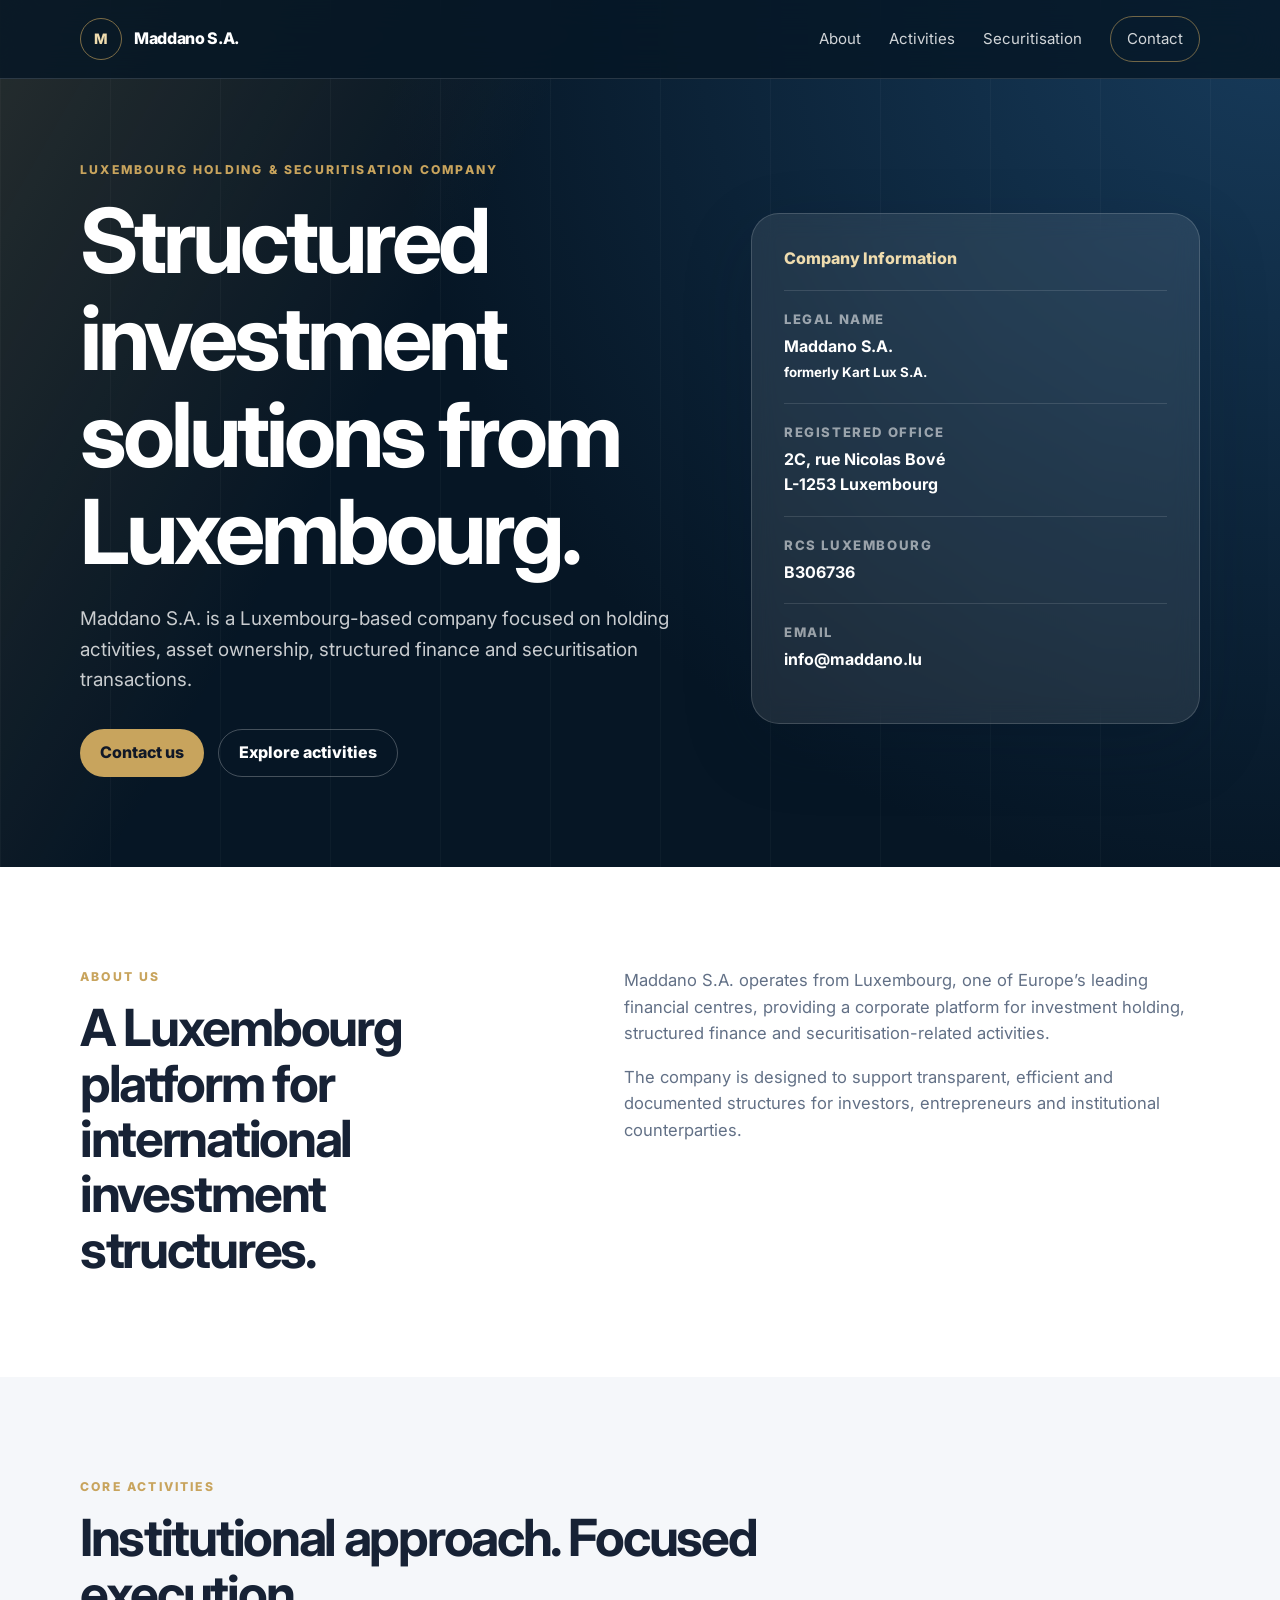
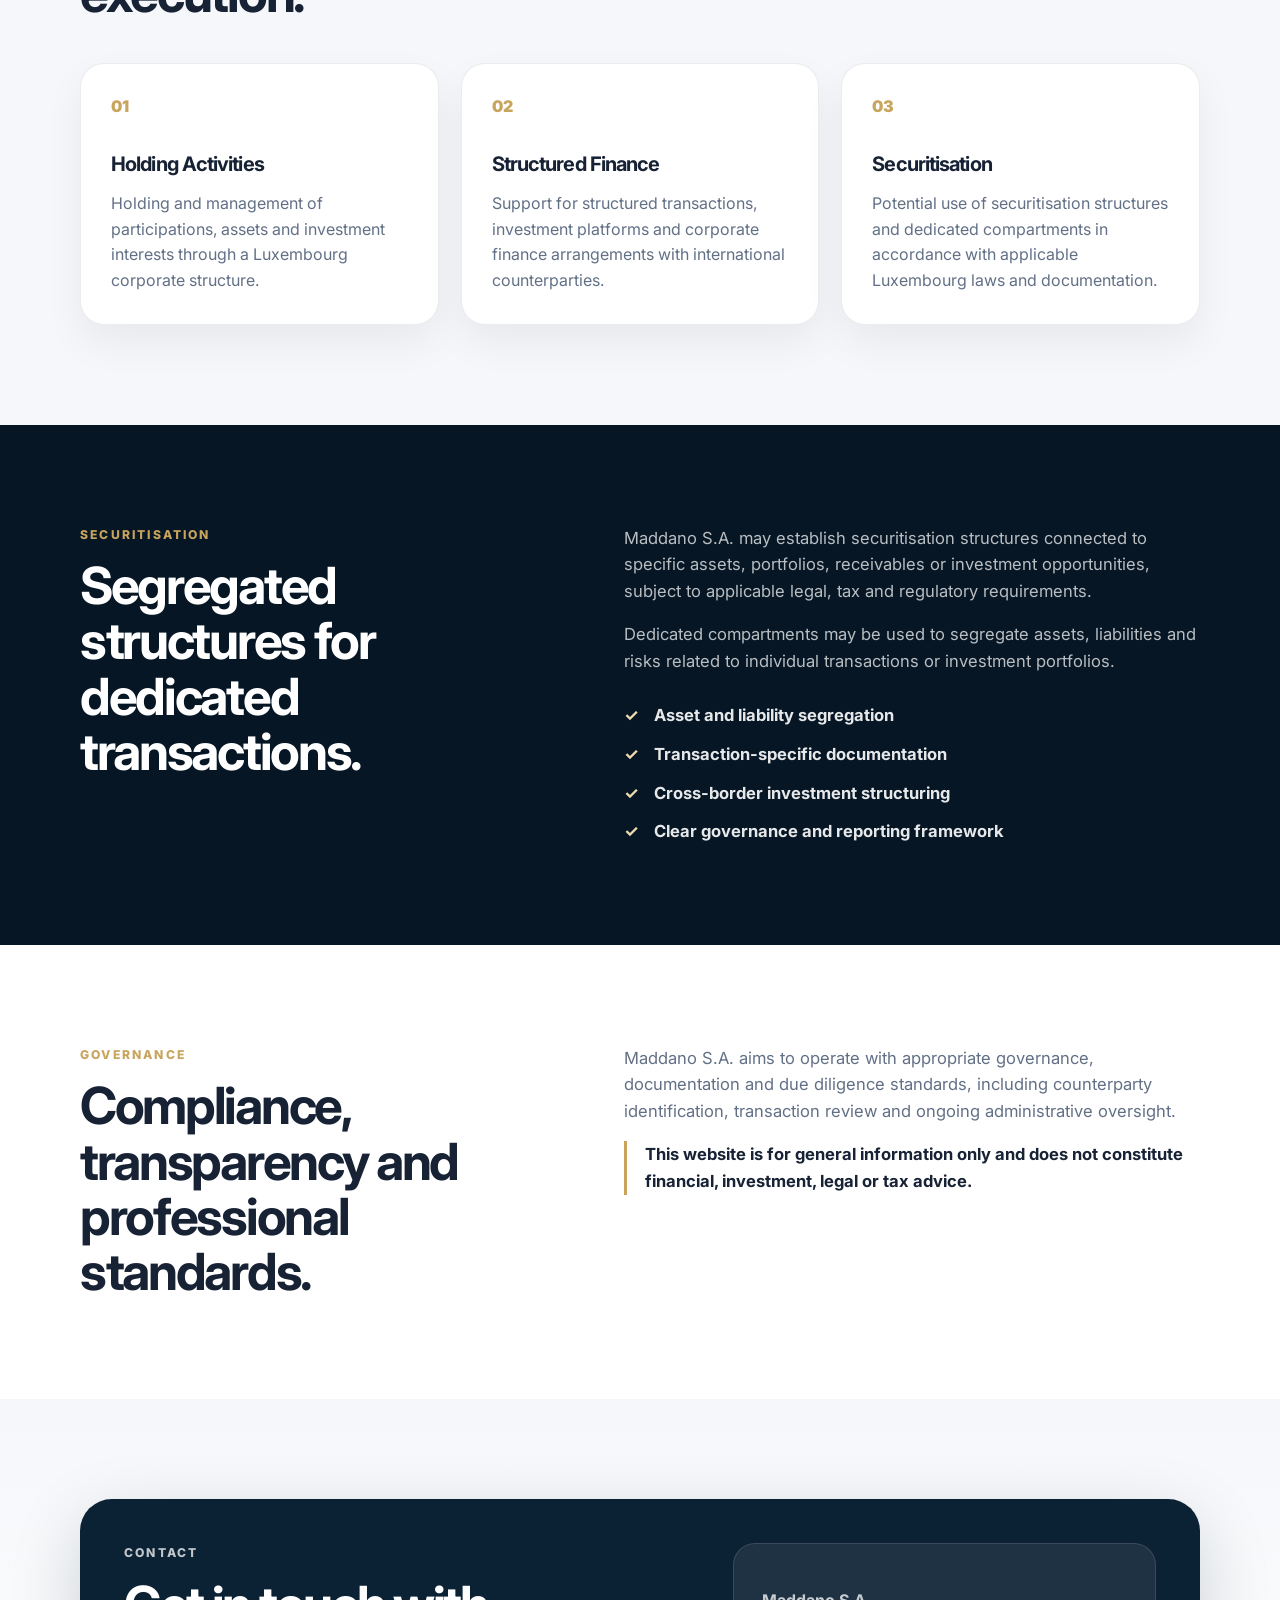
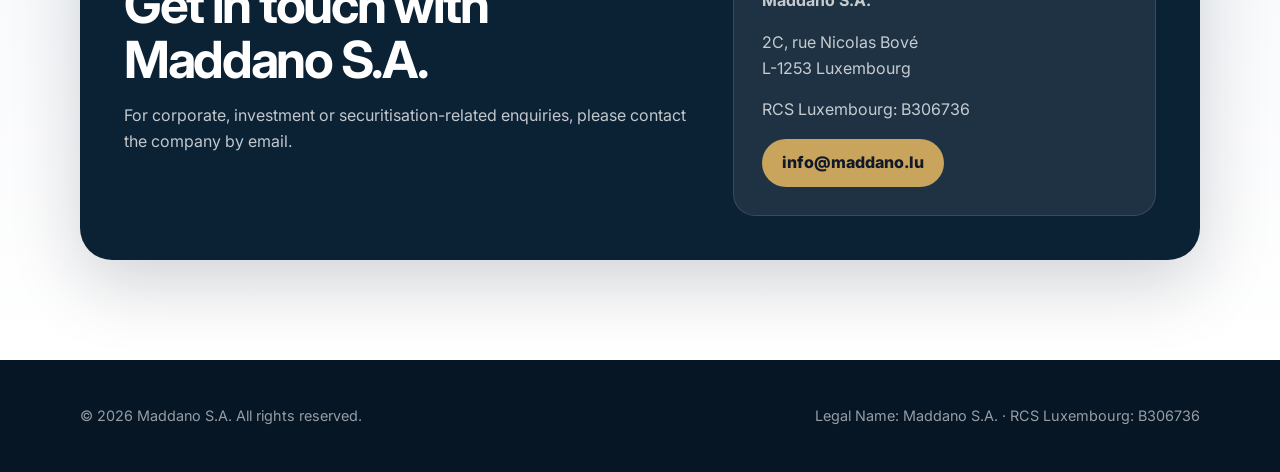
<file: index.html>
<!doctype html>
<html lang="en">
<head>
  <meta charset="utf-8" />
  <meta name="viewport" content="width=device-width, initial-scale=1" />
  <title>Maddano S.A. | Luxembourg Holding & Securitisation Company</title>
  <meta name="description" content="Maddano S.A. is a Luxembourg-based holding and securitisation company focused on investment structures, asset holding and structured finance." />
  <link rel="preconnect" href="https://fonts.googleapis.com">
  <link rel="preconnect" href="https://fonts.gstatic.com" crossorigin>
  <link href="https://fonts.googleapis.com/css2?family=Inter:wght@400;500;600;700;800&display=swap" rel="stylesheet">
  <link rel="stylesheet" href="styles.css" />
</head>
<body>
  <header class="site-header">
    <nav class="nav" aria-label="Main navigation">
      <a href="#top" class="brand" aria-label="Maddano home">
        <span class="brand-mark">M</span>
        <span>Maddano S.A.</span>
      </a>
      <button class="menu-toggle" aria-label="Open menu" aria-expanded="false">☰</button>
      <div class="nav-links">
        <a href="#about">About</a>
        <a href="#activities">Activities</a>
        <a href="#securitisation">Securitisation</a>
        <a href="#contact" class="nav-cta">Contact</a>
      </div>
    </nav>
  </header>

  <main id="top">
    <section class="hero">
      <div class="hero-bg"></div>
      <div class="container hero-grid">
        <div class="hero-copy">
          <p class="eyebrow">Luxembourg Holding & Securitisation Company</p>
          <h1>Structured investment solutions from Luxembourg.</h1>
          <p class="lead">Maddano S.A. is a Luxembourg-based company focused on holding activities, asset ownership, structured finance and securitisation transactions.</p>
          <div class="hero-actions">
            <a href="#contact" class="button primary">Contact us</a>
            <a href="#activities" class="button secondary">Explore activities</a>
          </div>
        </div>
        <aside class="hero-card" aria-label="Company details">
          <span class="card-label">Company Information</span>
          <dl>
            <div><dt>Legal name</dt><dd>Maddano S.A.<br><small>formerly Kart Lux S.A.</small></dd></div>
            <div><dt>Registered office</dt><dd>2C, rue Nicolas Bové<br>L-1253 Luxembourg</dd></div>
            <div><dt>RCS Luxembourg</dt><dd>B306736</dd></div>
            <div><dt>Email</dt><dd><a href="mailto:info@maddano.lu">info@maddano.lu</a></dd></div>
          </dl>
        </aside>
      </div>
    </section>

    <section id="about" class="section">
      <div class="container split">
        <div>
          <p class="eyebrow">About us</p>
          <h2>A Luxembourg platform for international investment structures.</h2>
        </div>
        <div class="section-copy">
          <p>Maddano S.A. operates from Luxembourg, one of Europe’s leading financial centres, providing a corporate platform for investment holding, structured finance and securitisation-related activities.</p>
          <p>The company is designed to support transparent, efficient and documented structures for investors, entrepreneurs and institutional counterparties.</p>
        </div>
      </div>
    </section>

    <section id="activities" class="section muted">
      <div class="container">
        <div class="section-heading">
          <p class="eyebrow">Core activities</p>
          <h2>Institutional approach. Focused execution.</h2>
        </div>
        <div class="cards">
          <article class="service-card">
            <span>01</span>
            <h3>Holding Activities</h3>
            <p>Holding and management of participations, assets and investment interests through a Luxembourg corporate structure.</p>
          </article>
          <article class="service-card">
            <span>02</span>
            <h3>Structured Finance</h3>
            <p>Support for structured transactions, investment platforms and corporate finance arrangements with international counterparties.</p>
          </article>
          <article class="service-card">
            <span>03</span>
            <h3>Securitisation</h3>
            <p>Potential use of securitisation structures and dedicated compartments in accordance with applicable Luxembourg laws and documentation.</p>
          </article>
        </div>
      </div>
    </section>

    <section id="securitisation" class="section dark">
      <div class="container split">
        <div>
          <p class="eyebrow">Securitisation</p>
          <h2>Segregated structures for dedicated transactions.</h2>
        </div>
        <div class="section-copy">
          <p>Maddano S.A. may establish securitisation structures connected to specific assets, portfolios, receivables or investment opportunities, subject to applicable legal, tax and regulatory requirements.</p>
          <p>Dedicated compartments may be used to segregate assets, liabilities and risks related to individual transactions or investment portfolios.</p>
          <ul class="check-list">
            <li>Asset and liability segregation</li>
            <li>Transaction-specific documentation</li>
            <li>Cross-border investment structuring</li>
            <li>Clear governance and reporting framework</li>
          </ul>
        </div>
      </div>
    </section>

    <section class="section governance">
      <div class="container split">
        <div>
          <p class="eyebrow">Governance</p>
          <h2>Compliance, transparency and professional standards.</h2>
        </div>
        <div class="section-copy">
          <p>Maddano S.A. aims to operate with appropriate governance, documentation and due diligence standards, including counterparty identification, transaction review and ongoing administrative oversight.</p>
          <p class="note">This website is for general information only and does not constitute financial, investment, legal or tax advice.</p>
        </div>
      </div>
    </section>

    <section id="contact" class="section contact-section">
      <div class="container contact-card">
        <div>
          <p class="eyebrow">Contact</p>
          <h2>Get in touch with Maddano S.A.</h2>
          <p>For corporate, investment or securitisation-related enquiries, please contact the company by email.</p>
        </div>
        <div class="contact-details">
          <p><strong>Maddano S.A.</strong></p>
          <p>2C, rue Nicolas Bové<br>L-1253 Luxembourg</p>
          <p>RCS Luxembourg: B306736</p>
          <a class="button primary" href="mailto:info@maddano.lu">info@maddano.lu</a>
        </div>
      </div>
    </section>
  </main>

  <footer class="footer">
    <div class="container footer-grid">
      <p>© <span id="year"></span> Maddano S.A. All rights reserved.</p>
      <p>Legal Name: Maddano S.A. · RCS Luxembourg: B306736</p>
    </div>
  </footer>

  <script src="script.js"></script>
</body>
</html>
</file>
<file: styles.css>
:root {
  --navy: #061625;
  --navy-2: #0b2134;
  --gold: #c8a45d;
  --gold-light: #efdcae;
  --text: #172235;
  --muted: #627086;
  --line: rgba(255,255,255,.14);
  --soft: #f5f7fa;
  --white: #fff;
  --shadow: 0 24px 70px rgba(6, 22, 37, .18);
}
* { box-sizing: border-box; }
html { scroll-behavior: smooth; }
body {
  margin: 0;
  font-family: Inter, system-ui, -apple-system, BlinkMacSystemFont, "Segoe UI", sans-serif;
  color: var(--text);
  background: var(--white);
  line-height: 1.6;
}
a { color: inherit; text-decoration: none; }
.container { width: min(1120px, calc(100% - 40px)); margin: 0 auto; }
.site-header {
  position: fixed; inset: 0 0 auto 0; z-index: 10;
  background: rgba(6, 22, 37, .82); backdrop-filter: blur(18px);
  border-bottom: 1px solid var(--line);
}
.nav { width: min(1120px, calc(100% - 40px)); margin: 0 auto; height: 78px; display: flex; align-items: center; justify-content: space-between; color: var(--white); }
.brand { display: inline-flex; align-items: center; gap: 12px; font-weight: 800; letter-spacing: -.02em; }
.brand-mark { display: grid; place-items: center; width: 42px; height: 42px; border: 1px solid rgba(200,164,93,.6); color: var(--gold-light); border-radius: 50%; font-size: .9rem; }
.nav-links { display: flex; align-items: center; gap: 28px; font-size: .94rem; color: rgba(255,255,255,.82); }
.nav-links a:hover { color: var(--gold-light); }
.nav-cta { border: 1px solid rgba(200,164,93,.55); padding: 10px 16px; border-radius: 999px; }
.menu-toggle { display: none; background: none; border: 0; color: white; font-size: 1.6rem; }
.hero { position: relative; overflow: hidden; padding: 160px 0 90px; color: var(--white); background: radial-gradient(circle at top right, #173b5b, var(--navy) 58%); }
.hero-bg { position: absolute; inset: 0; background: linear-gradient(120deg, rgba(200,164,93,.18), transparent 35%), repeating-linear-gradient(90deg, rgba(255,255,255,.035) 0 1px, transparent 1px 110px); opacity: .9; }
.hero-grid { position: relative; display: grid; grid-template-columns: 1.15fr .85fr; gap: 64px; align-items: center; }
.eyebrow { margin: 0 0 14px; color: var(--gold); text-transform: uppercase; letter-spacing: .18em; font-weight: 800; font-size: .76rem; }
h1, h2, h3 { margin: 0; line-height: 1.08; letter-spacing: -.045em; }
h1 { font-size: clamp(3rem, 7vw, 6.4rem); max-width: 760px; }
h2 { font-size: clamp(2rem, 4vw, 3.5rem); }
h3 { font-size: 1.25rem; }
.lead { margin: 24px 0 34px; max-width: 680px; font-size: 1.18rem; color: rgba(255,255,255,.78); }
.hero-actions { display: flex; gap: 14px; flex-wrap: wrap; }
.button { display: inline-flex; align-items: center; justify-content: center; min-height: 48px; padding: 0 20px; border-radius: 999px; font-weight: 800; transition: .2s ease; }
.button.primary { background: var(--gold); color: #111827; }
.button.primary:hover { transform: translateY(-2px); background: var(--gold-light); }
.button.secondary { border: 1px solid rgba(255,255,255,.25); color: var(--white); }
.hero-card { background: rgba(255,255,255,.09); border: 1px solid rgba(255,255,255,.16); border-radius: 28px; padding: 32px; box-shadow: var(--shadow); backdrop-filter: blur(12px); }
.card-label { display: block; color: var(--gold-light); font-weight: 800; margin-bottom: 18px; }
dl, dd { margin: 0; }
dt { color: rgba(255,255,255,.55); font-size: .82rem; text-transform: uppercase; letter-spacing: .12em; font-weight: 800; }
dd { margin-top: 4px; color: #fff; font-weight: 700; }
dl div { padding: 18px 0; border-top: 1px solid rgba(255,255,255,.12); }
.section { padding: 100px 0; }
.split { display: grid; grid-template-columns: .9fr 1.1fr; gap: 72px; align-items: start; }
.section-copy { color: var(--muted); font-size: 1.04rem; }
.section-copy p:first-child { margin-top: 0; }
.muted { background: var(--soft); }
.section-heading { max-width: 760px; margin-bottom: 42px; }
.cards { display: grid; grid-template-columns: repeat(3, 1fr); gap: 22px; }
.service-card { background: var(--white); border: 1px solid rgba(6,22,37,.08); border-radius: 24px; padding: 30px; box-shadow: 0 18px 40px rgba(6,22,37,.06); }
.service-card span { display: inline-block; color: var(--gold); font-weight: 900; margin-bottom: 34px; }
.service-card p { color: var(--muted); margin-bottom: 0; }
.dark { background: var(--navy); color: var(--white); }
.dark .section-copy { color: rgba(255,255,255,.72); }
.check-list { list-style: none; padding: 0; margin: 28px 0 0; display: grid; gap: 12px; }
.check-list li { padding-left: 30px; position: relative; color: rgba(255,255,255,.9); font-weight: 700; }
.check-list li::before { content: "✓"; position: absolute; left: 0; color: var(--gold-light); }
.note { border-left: 3px solid var(--gold); padding-left: 18px; color: var(--text); font-weight: 700; }
.contact-section { background: linear-gradient(180deg, var(--soft), #fff); }
.contact-card { display: grid; grid-template-columns: 1fr .75fr; gap: 44px; padding: 44px; background: var(--navy-2); color: var(--white); border-radius: 32px; box-shadow: var(--shadow); }
.contact-card p { color: rgba(255,255,255,.75); }
.contact-details { background: rgba(255,255,255,.08); border: 1px solid rgba(255,255,255,.12); padding: 28px; border-radius: 22px; }
.footer { background: var(--navy); color: rgba(255,255,255,.58); padding: 30px 0; font-size: .9rem; }
.footer-grid { display: flex; justify-content: space-between; gap: 20px; flex-wrap: wrap; }
@media (max-width: 860px) {
  .menu-toggle { display: block; }
  .nav-links { display: none; position: absolute; top: 78px; left: 0; right: 0; background: var(--navy); padding: 20px; flex-direction: column; align-items: flex-start; }
  .nav-links.open { display: flex; }
  .hero-grid, .split, .cards, .contact-card { grid-template-columns: 1fr; }
  .hero { padding-top: 130px; }
  .section { padding: 72px 0; }
}
@media (max-width: 520px) {
  .container, .nav { width: min(100% - 28px, 1120px); }
  .hero-card, .contact-card { padding: 24px; border-radius: 22px; }
  h1 { font-size: 3rem; }
}
</file>
